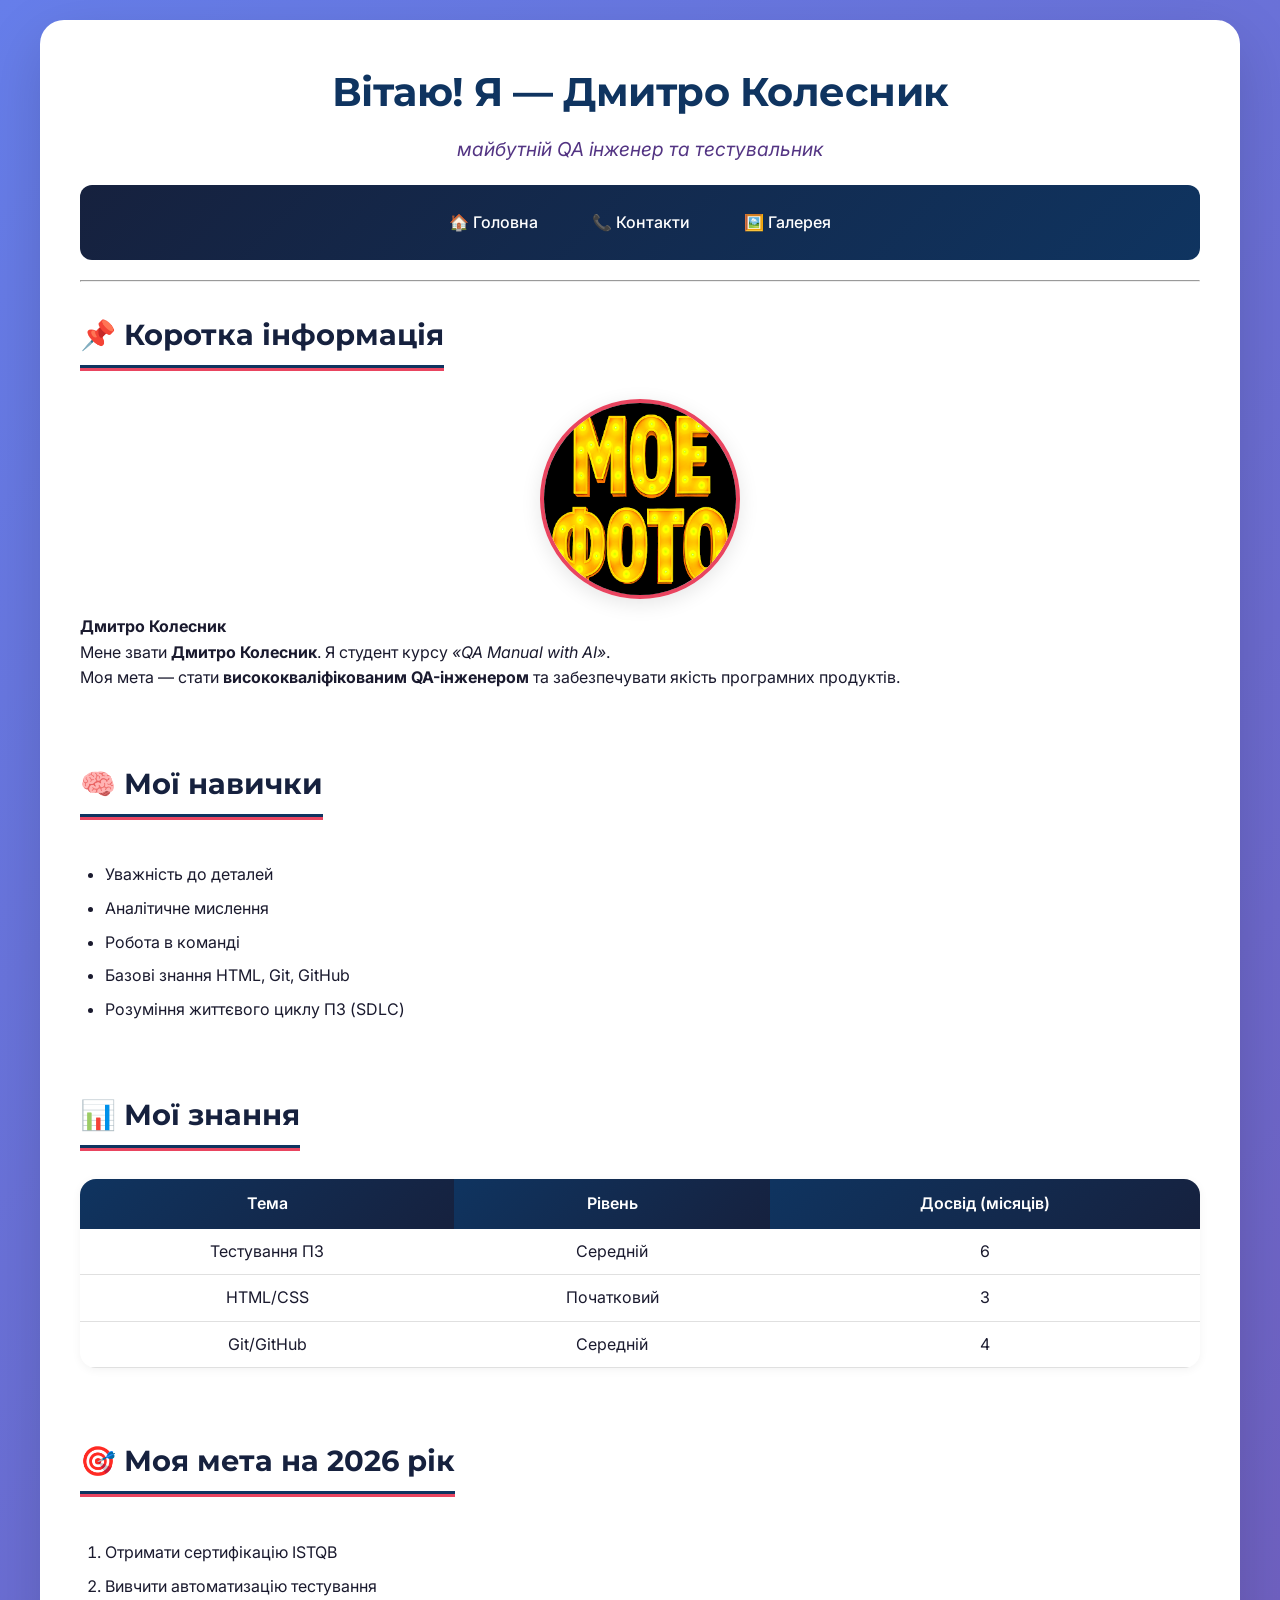
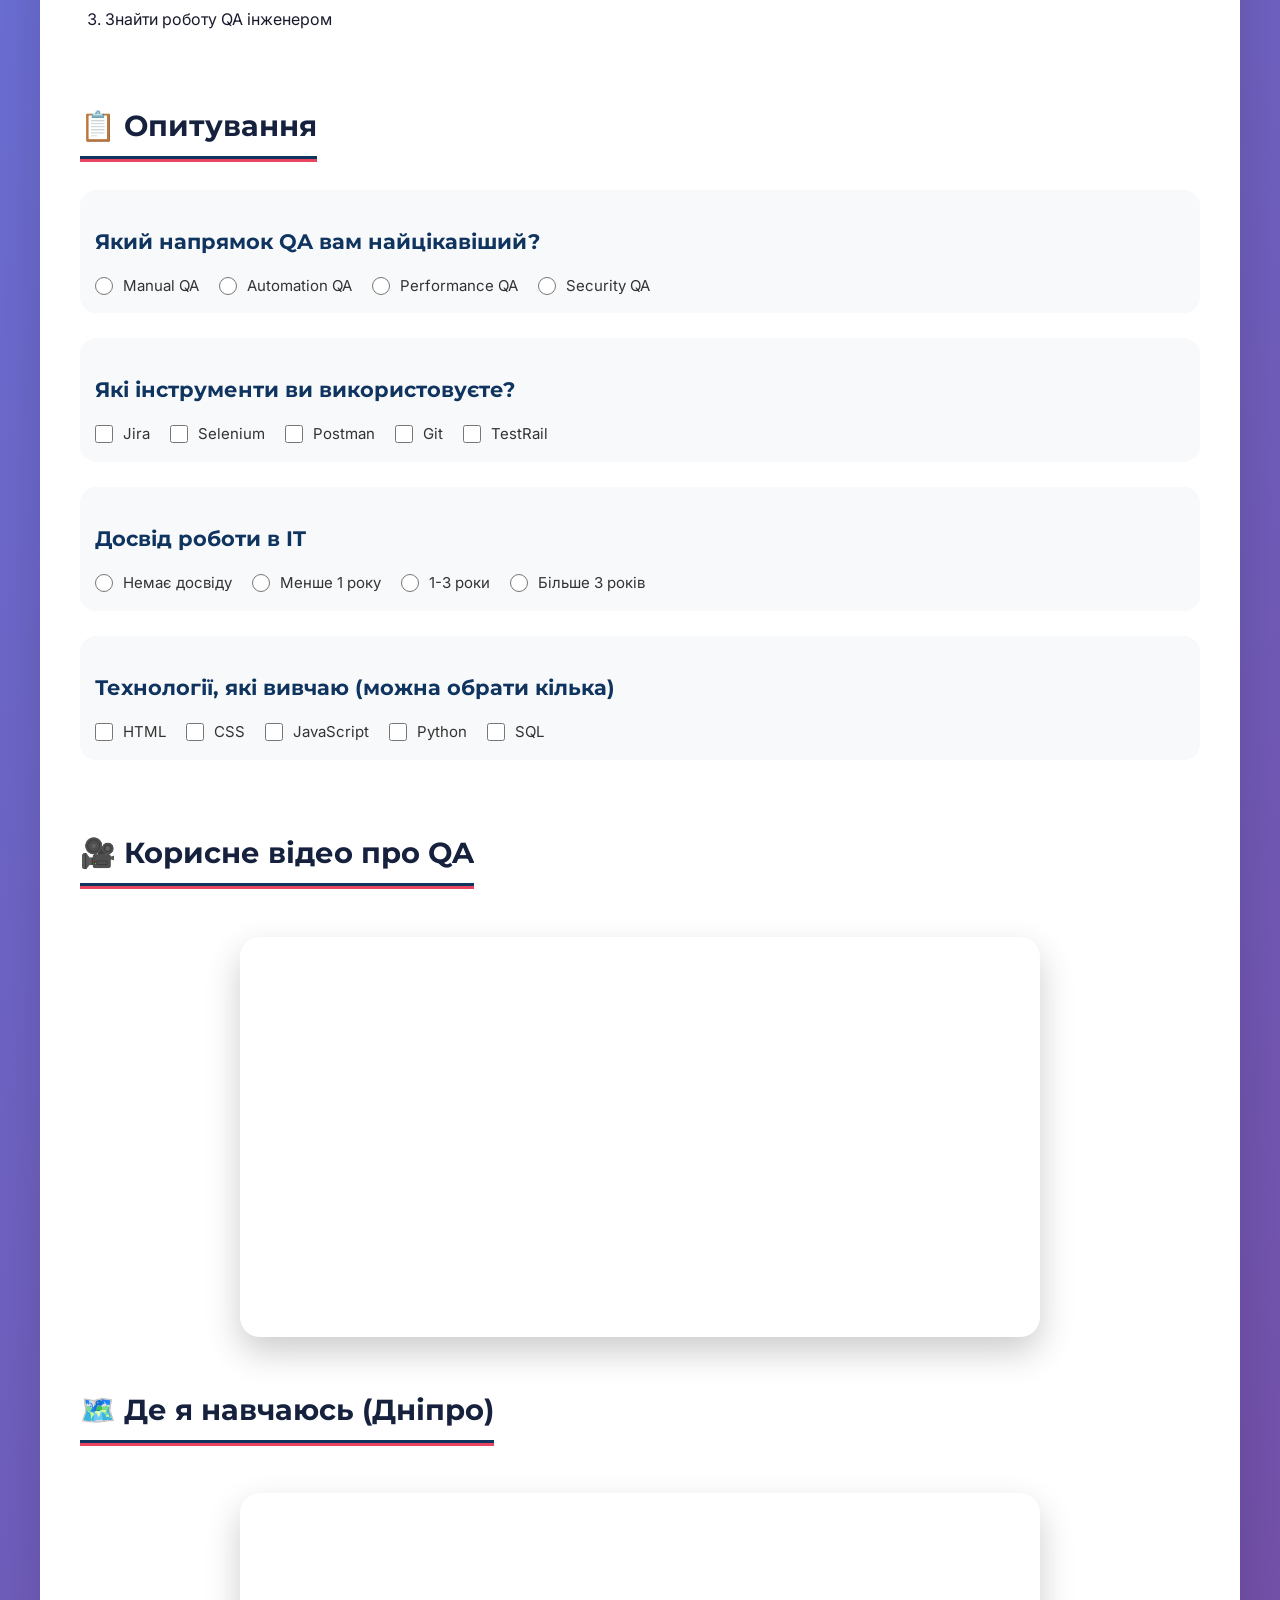
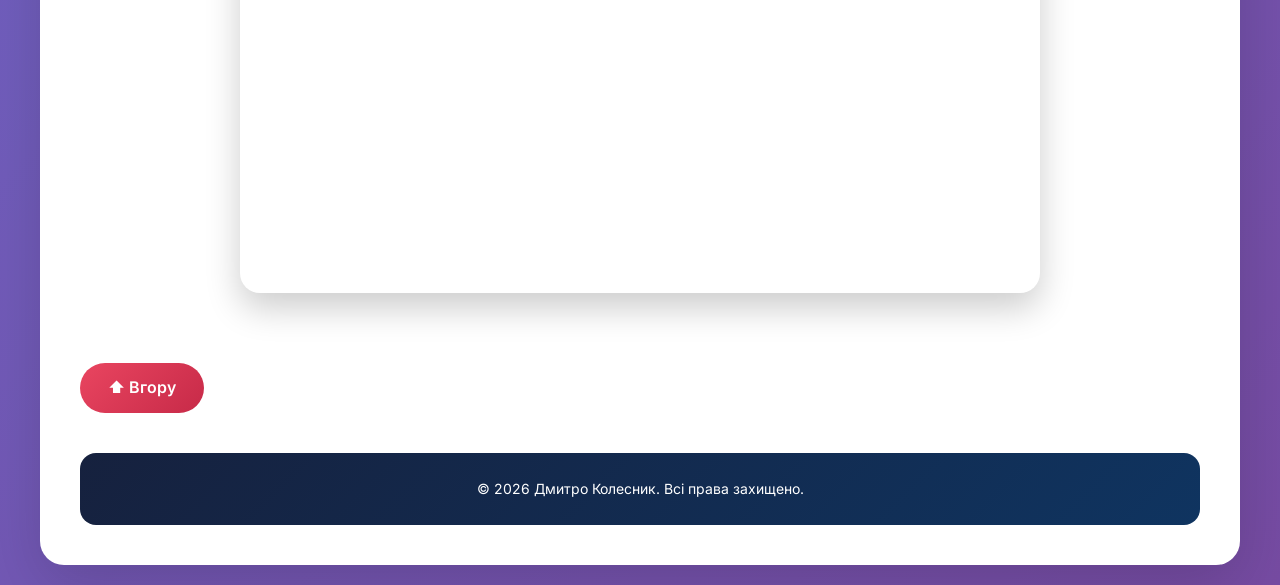
<file: index.html>
<!DOCTYPE html>
<html lang="uk">
<head>
    <meta charset="UTF-8">
    <title>Про мене - Дмитро Колесник</title>
    <link rel="stylesheet" href="styles.css">
</head>
<body>

<!-- АНІМАЦІЯ ПРИВІТАННЯ ПЕРЕД ЗАВАНТАЖЕННЯМ -->
<div class="preloader" id="preloader">
    <div class="welcome-card">
        <div class="emoji">🚀</div>
        <h2>Дмитро Колесник</h2>
        <p>вітає тебе!</p>
        <div class="emoji">🎉✨💻</div>
    </div>
</div>

<div class="container" id="top-container">
    <h1>Вітаю! Я — Дмитро Колесник</h1>
    <p class="subtitle"><em>майбутній QA інженер та тестувальник</em></p>

    <div class="nav-menu" id="main-nav">
        <a href="index.html" class="nav-link">🏠 Головна</a>
        <a href="pages/contact.html" class="nav-link">📞 Контакти</a>
        <a href="pages/gallery.html" class="nav-link">🖼️ Галерея</a>
    </div>

    <hr>

    <div class="section" id="info-section">
        <h2>📌 Коротка інформація</h2>
        <div class="profile-wrapper">
            <img src="photo/my-photo.jpg" alt="Моє фото" class="profile-img" id="main-photo">
            <p class="profile-name"><strong>Дмитро Колесник</strong></p>
        </div>
        <p id="bio-text">Мене звати <strong>Дмитро Колесник</strong>. Я студент курсу <em>«QA Manual with AI»</em>.</p>
        <p id="goal-text">Моя мета — стати <strong>висококваліфікованим QA-інженером</strong> та забезпечувати якість програмних продуктів.</p>
    </div>

    <div class="section" id="skills-section">
        <h2>🧠 Мої навички</h2>
        <ul id="skills-list" class="skills-list">
            <li class="skill-item">Уважність до деталей</li>
            <li class="skill-item">Аналітичне мислення</li>
            <li class="skill-item">Робота в команді</li>
            <li class="skill-item">Базові знання HTML, Git, GitHub</li>
            <li class="skill-item">Розуміння життєвого циклу ПЗ (SDLC)</li>
        </ul>
    </div>

    <div class="section" id="knowledge-section">
        <h2>📊 Мої знання</h2>
        <table class="skills-table" id="knowledge-table">
            <thead>
                <tr>
                    <th>Тема</th>
                    <th>Рівень</th>
                    <th>Досвід (місяців)</th>
                </tr>
            </thead>
            <tbody>
                <tr class="table-row">
                    <td>Тестування ПЗ</td>
                    <td>Середній</td>
                    <td>6</td>
                </tr>
                <tr class="table-row">
                    <td>HTML/CSS</td>
                    <td>Початковий</td>
                    <td>3</td>
                </tr>
                <tr class="table-row">
                    <td>Git/GitHub</td>
                    <td>Середній</td>
                    <td>4</td>
                </tr>
            </tbody>
        </table>
    </div>

    <div class="section" id="goals-section">
        <h2>🎯 Моя мета на 2026 рік</h2>
        <ol id="goals-list" class="goals-list">
            <li class="goal-item">Отримати сертифікацію ISTQB</li>
            <li class="goal-item">Вивчити автоматизацію тестування</li>
            <li class="goal-item">Знайти роботу QA інженером</li>
        </ol>
    </div>

    <div class="section" id="survey-section">
        <h2>📋 Опитування</h2>

        <div class="form-group" id="qa-direction-group">
            <h3>Який напрямок QA вам найцікавіший?</h3>
            <div class="radio-group">
                <input type="radio" name="qa_direction" value="manual" id="dir-manual"> <label for="dir-manual">Manual QA</label><br>
                <input type="radio" name="qa_direction" value="automation" id="dir-auto"> <label for="dir-auto">Automation QA</label><br>
                <input type="radio" name="qa_direction" value="performance" id="dir-perf"> <label for="dir-perf">Performance QA</label><br>
                <input type="radio" name="qa_direction" value="security" id="dir-sec"> <label for="dir-sec">Security QA</label>
            </div>
        </div>

        <div class="form-group" id="tools-group">
            <h3>Які інструменти ви використовуєте?</h3>
            <div class="checkbox-group">
                <input type="checkbox" name="tools" value="jira" id="tool-jira"> <label for="tool-jira">Jira</label><br>
                <input type="checkbox" name="tools" value="selenium" id="tool-selenium"> <label for="tool-selenium">Selenium</label><br>
                <input type="checkbox" name="tools" value="postman" id="tool-postman"> <label for="tool-postman">Postman</label><br>
                <input type="checkbox" name="tools" value="git" id="tool-git"> <label for="tool-git">Git</label><br>
                <input type="checkbox" name="tools" value="testrail" id="tool-testrail"> <label for="tool-testrail">TestRail</label>
            </div>
        </div>

        <div class="form-group" id="experience-group">
            <h3>Досвід роботи в IT</h3>
            <div class="radio-group">
                <input type="radio" name="experience" value="0" id="exp-0"> <label for="exp-0">Немає досвіду</label><br>
                <input type="radio" name="experience" value="1" id="exp-1"> <label for="exp-1">Менше 1 року</label><br>
                <input type="radio" name="experience" value="1-3" id="exp-1-3"> <label for="exp-1-3">1-3 роки</label><br>
                <input type="radio" name="experience" value="3+" id="exp-3"> <label for="exp-3">Більше 3 років</label>
            </div>
        </div>

        <div class="form-group" id="studying-group">
            <h3>Технології, які вивчаю (можна обрати кілька)</h3>
            <div class="checkbox-group">
                <input type="checkbox" name="studying" value="html" id="study-html"> <label for="study-html">HTML</label><br>
                <input type="checkbox" name="studying" value="css" id="study-css"> <label for="study-css">CSS</label><br>
                <input type="checkbox" name="studying" value="javascript" id="study-js"> <label for="study-js">JavaScript</label><br>
                <input type="checkbox" name="studying" value="python" id="study-python"> <label for="study-python">Python</label><br>
                <input type="checkbox" name="studying" value="sql" id="study-sql"> <label for="study-sql">SQL</label>
            </div>
        </div>
    </div>

    <div class="section" id="media-section">
        <h2>🎥 Корисне відео про QA</h2>
        <div class="video-wrapper">
            <iframe src="https://www.youtube.com/embed/dQw4w9WgXcQ" title="YouTube video" allow="accelerometer; autoplay; clipboard-write; encrypted-media; gyroscope; picture-in-picture" allowfullscreen></iframe>
        </div>

        <h2>🗺️ Де я навчаюсь (Дніпро)</h2>
        <div class="map-wrapper">
            <iframe src="https://www.google.com/maps/embed?pb=!1m18!1m12!1m3!1d21170.80326709746!2d34.97348633906228!3d48.462208991289556!2m3!1f0!2f0!3f0!3m2!1i1024!2i768!4f13.1!3m3!1m2!1s0x40dbe303fd048d1d%3A0x7e1c0cc82ccd77f1!2z0JTQvdGW0L_RgNC-0L8sINCU0L3RltC_0YDQvtC_0LXRgtGA0L7QstGB0YzQutCwINC-0LHQu9Cw0YHRgtGMLCDQo9C60YDQsNGX0L3QsA!5e0!3m2!1suk!2sua!4v1710000000000!5m2!1suk!2sua" title="Карта Дніпра" allowfullscreen="" loading="lazy" referrerpolicy="no-referrer-when-downgrade"></iframe>
        </div>
    </div>

    <a href="#top-container" class="btn-up" id="up-button">⬆️ Вгору</a>

    <div class="footer" id="main-footer">
        <p>© 2026 Дмитро Колесник. Всі права захищено.</p>
    </div>
</div>

<script>
    // Автоматичне приховування прелоадера (на всяк випадок)
    setTimeout(function() {
        var preloader = document.getElementById('preloader');
        if (preloader) {
            preloader.style.display = 'none';
        }
    }, 3600);
</script>

</body>
</html>
</file>
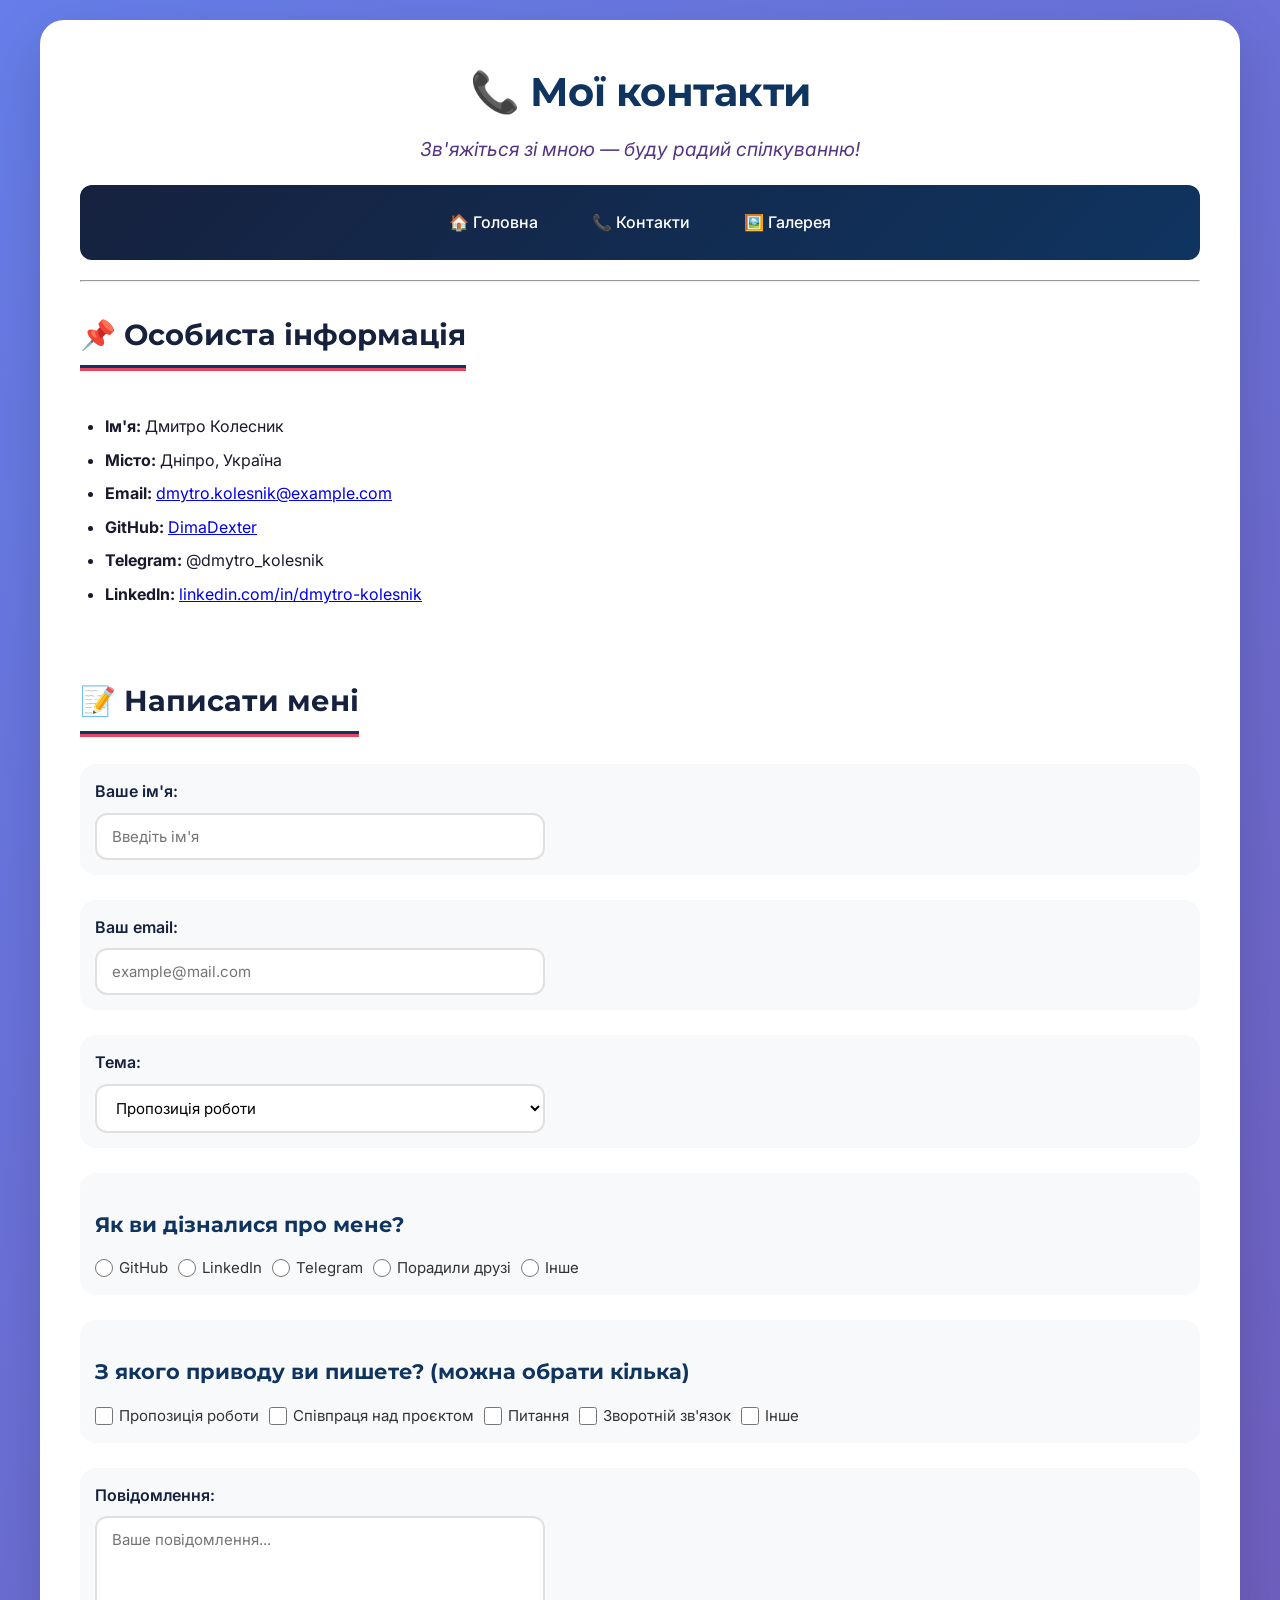
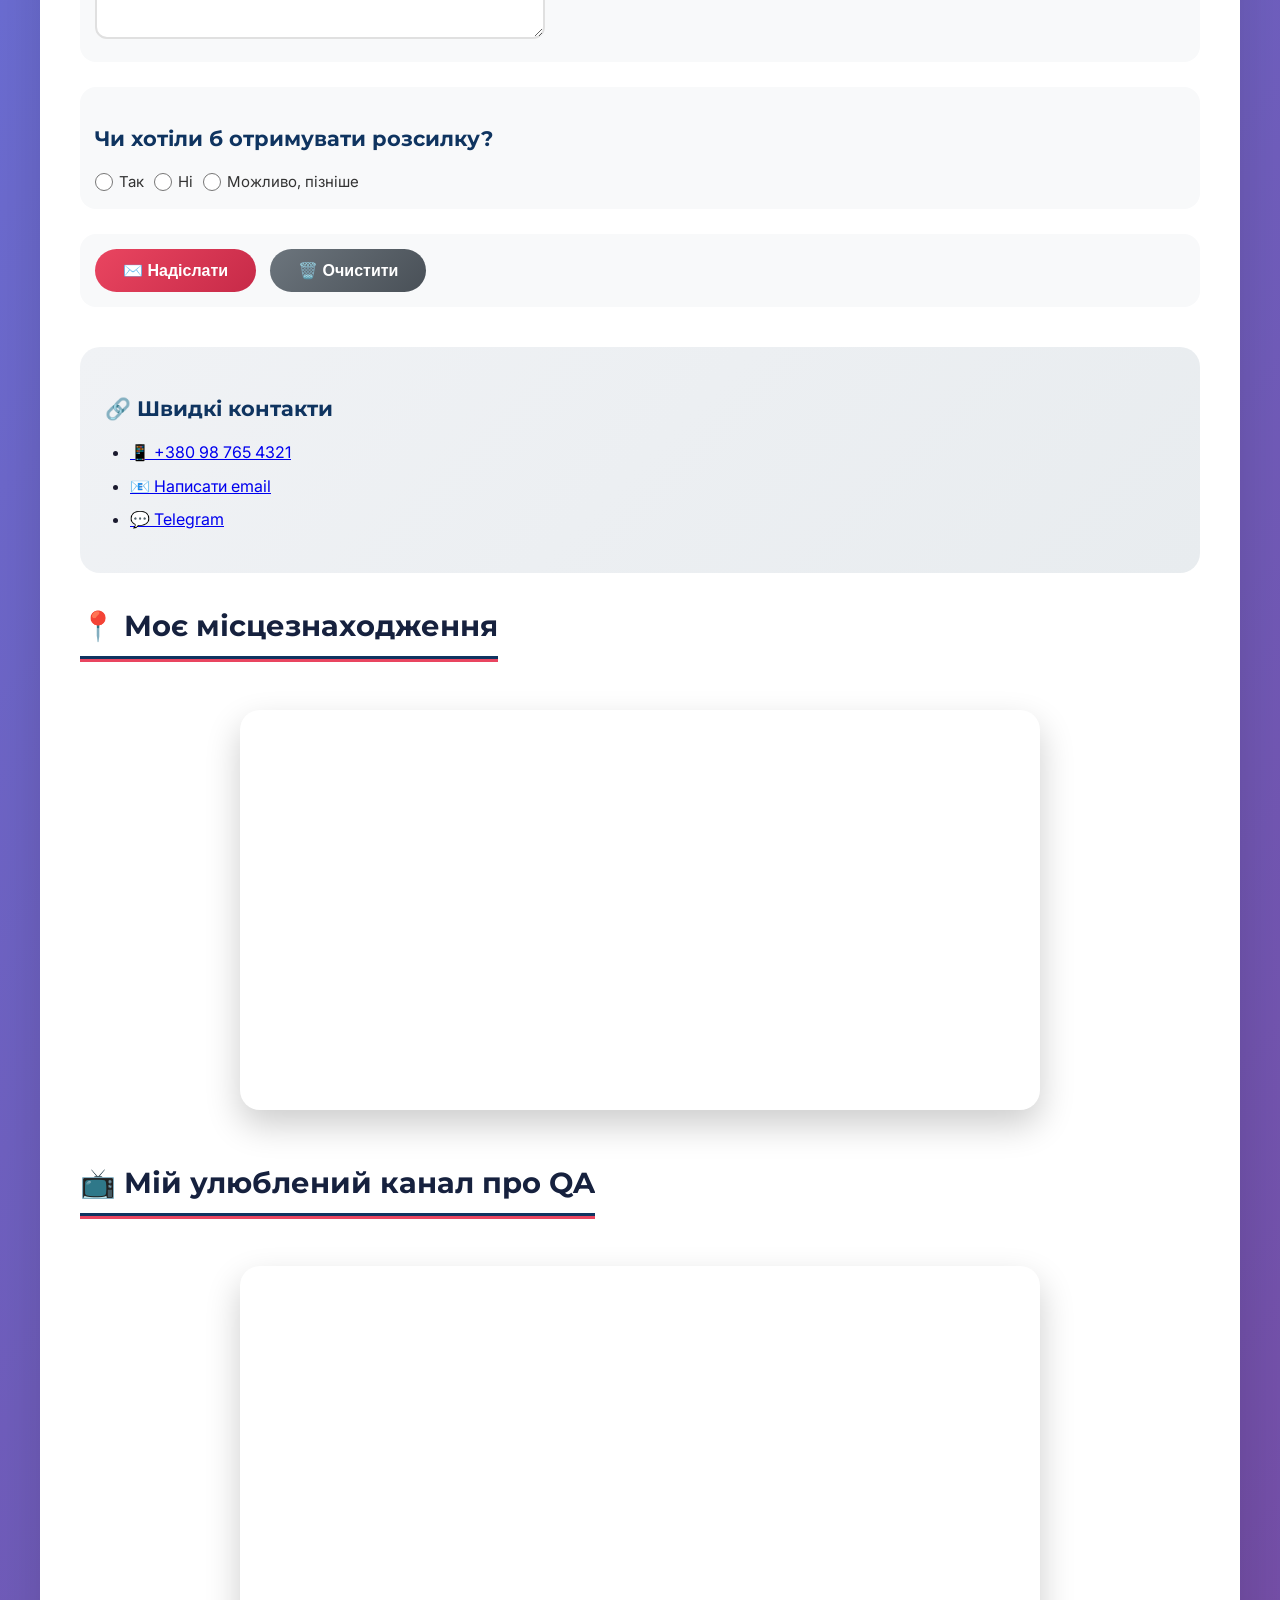
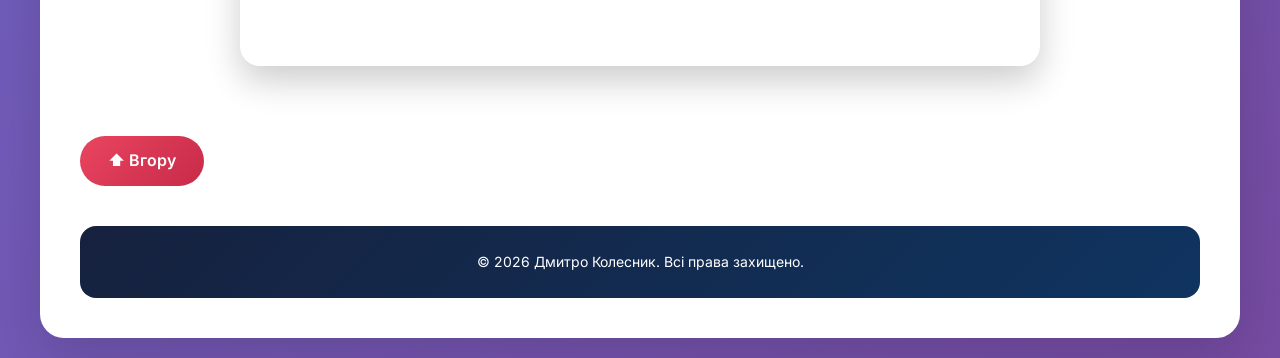
<file: pages/contact.html>
<!DOCTYPE html>
<html lang="uk">
<head>
    <meta charset="UTF-8">
    <title>Контакти - Дмитро Колесник</title>
    <link rel="stylesheet" href="../styles.css">
</head>
<body>

<div class="preloader" id="preloader">
    <div class="welcome-card">
        <div class="emoji">📞</div>
        <h2>Дмитро Колесник</h2>
        <p>зв'яжись зі мною!</p>
        <div class="emoji">💬✨📱</div>
    </div>
</div>

<div class="container" id="contact-container">
    <h1>📞 Мої контакти</h1>
    <p class="subtitle"><em>Зв'яжіться зі мною — буду радий спілкуванню!</em></p>

    <div class="nav-menu" id="contact-nav">
        <a href="../index.html" class="nav-link">🏠 Головна</a>
        <a href="contact.html" class="nav-link">📞 Контакти</a>
        <a href="gallery.html" class="nav-link">🖼️ Галерея</a>
    </div>

    <hr>

    <div class="section" id="personal-info-section">
        <h2>📌 Особиста інформація</h2>
        <ul id="personal-info" class="personal-list">
            <li><strong>Ім'я:</strong> Дмитро Колесник</li>
            <li><strong>Місто:</strong> Дніпро, Україна</li>
            <li><strong>Email:</strong> <a href="mailto:dmytro.kolesnik@example.com">dmytro.kolesnik@example.com</a></li>
            <li><strong>GitHub:</strong> <a href="https://github.com/DimaDexter" target="_blank">DimaDexter</a></li>
            <li><strong>Telegram:</strong> @dmytro_kolesnik</li>
            <li><strong>LinkedIn:</strong> <a href="#">linkedin.com/in/dmytro-kolesnik</a></li>
        </ul>
    </div>

    <div class="section" id="contact-form-section">
        <h2>📝 Написати мені</h2>
        <form method="get" id="main-form">
            <div class="form-group">
                <label for="name">Ваше ім'я:</label>
                <input type="text" name="name" id="name" placeholder="Введіть ім'я" required>
            </div>
            <div class="form-group">
                <label for="email">Ваш email:</label>
                <input type="email" name="email" id="email" placeholder="example@mail.com" required>
            </div>
            <div class="form-group">
                <label for="topic">Тема:</label>
                <select name="topic" id="topic">
                    <option value="job">Пропозиція роботи</option>
                    <option value="project">Співпраця над проєктом</option>
                    <option value="question">Питання</option>
                    <option value="other">Інше</option>
                </select>
            </div>

            <div class="form-group" id="how-know-group">
                <h3>Як ви дізналися про мене?</h3>
                <div class="radio-group">
                    <div><input type="radio" name="how_know" value="github" id="how-github"> <label for="how-github">GitHub</label></div>
                    <div><input type="radio" name="how_know" value="linkedin" id="how-linkedin"> <label for="how-linkedin">LinkedIn</label></div>
                    <div><input type="radio" name="how_know" value="telegram" id="how-telegram"> <label for="how-telegram">Telegram</label></div>
                    <div><input type="radio" name="how_know" value="friend" id="how-friend"> <label for="how-friend">Порадили друзі</label></div>
                    <div><input type="radio" name="how_know" value="other" id="how-other"> <label for="how-other">Інше</label></div>
                </div>
            </div>

            <div class="form-group" id="reason-group">
                <h3>З якого приводу ви пишете? (можна обрати кілька)</h3>
                <div class="checkbox-group">
                    <div><input type="checkbox" name="reason" value="job" id="reason-job"> <label for="reason-job">Пропозиція роботи</label></div>
                    <div><input type="checkbox" name="reason" value="project" id="reason-project"> <label for="reason-project">Співпраця над проєктом</label></div>
                    <div><input type="checkbox" name="reason" value="question" id="reason-question"> <label for="reason-question">Питання</label></div>
                    <div><input type="checkbox" name="reason" value="feedback" id="reason-feedback"> <label for="reason-feedback">Зворотній зв'язок</label></div>
                    <div><input type="checkbox" name="reason" value="other" id="reason-other"> <label for="reason-other">Інше</label></div>
                </div>
            </div>

            <div class="form-group">
                <label for="message">Повідомлення:</label>
                <textarea name="message" id="message" rows="5" cols="35" placeholder="Ваше повідомлення..."></textarea>
            </div>

            <div class="form-group" id="newsletter-group">
                <h3>Чи хотіли б отримувати розсилку?</h3>
                <div class="radio-group">
                    <div><input type="radio" name="newsletter" value="yes" id="news-yes"> <label for="news-yes">Так</label></div>
                    <div><input type="radio" name="newsletter" value="no" id="news-no"> <label for="news-no">Ні</label></div>
                    <div><input type="radio" name="newsletter" value="later" id="news-later"> <label for="news-later">Можливо, пізніше</label></div>
                </div>
            </div>

            <div class="form-group">
                <button type="submit" id="submit-btn">✉️ Надіслати</button>
                <button type="reset" id="reset-btn">🗑️ Очистити</button>
            </div>
        </form>
    </div>

    <div class="sidebar" id="quick-contacts-sidebar">
        <h3>🔗 Швидкі контакти</h3>
        <ul id="quick-contacts" class="quick-list">
            <li><a href="tel:+380987654321">📱 +380 98 765 4321</a></li>
            <li><a href="mailto:dmytro.kolesnik@example.com">📧 Написати email</a></li>
            <li><a href="https://t.me/dmytro_kolesnik" target="_blank">💬 Telegram</a></li>
        </ul>
    </div>

    <div class="section" id="location-section">
        <h2>📍 Моє місцезнаходження</h2>
        <div class="map-wrapper">
            <iframe src="https://www.google.com/maps/embed?pb=!1m18!1m12!1m3!1d21170.80326709746!2d34.97348633906228!3d48.462208991289556!2m3!1f0!2f0!3f0!3m2!1i1024!2i768!4f13.1!3m3!1m2!1s0x40dbe303fd048d1d%3A0x7e1c0cc82ccd77f1!2z0JTQvdGW0L_RgNC-0L8sINCU0L3RltC_0YDQvtC_0LXRgtGA0L7QstGB0YzQutCwINC-0LHQu9Cw0YHRgtGMLCDQo9C60YDQsNGX0L3QsA!5e0!3m2!1suk!2sua!4v1710000000000!5m2!1suk!2sua" title="Карта Дніпра" allowfullscreen="" loading="lazy" referrerpolicy="no-referrer-when-downgrade"></iframe>
        </div>

        <h2>📺 Мій улюблений канал про QA</h2>
        <div class="video-wrapper">
            <iframe src="https://www.youtube.com/embed/dQw4w9WgXcQ" title="QA YouTube канал" allow="accelerometer; autoplay; clipboard-write; encrypted-media; gyroscope; picture-in-picture" allowfullscreen></iframe>
        </div>
    </div>

    <a href="#contact-container" class="btn-up" id="up-button">⬆️ Вгору</a>

    <div class="footer" id="contact-footer">
        <p>© 2026 Дмитро Колесник. Всі права захищено.</p>
    </div>
</div>

<script>
    setTimeout(function() {
        var preloader = document.getElementById('preloader');
        if (preloader) {
            preloader.style.display = 'none';
        }
    }, 3600);
</script>

</body>
</html>
</file>
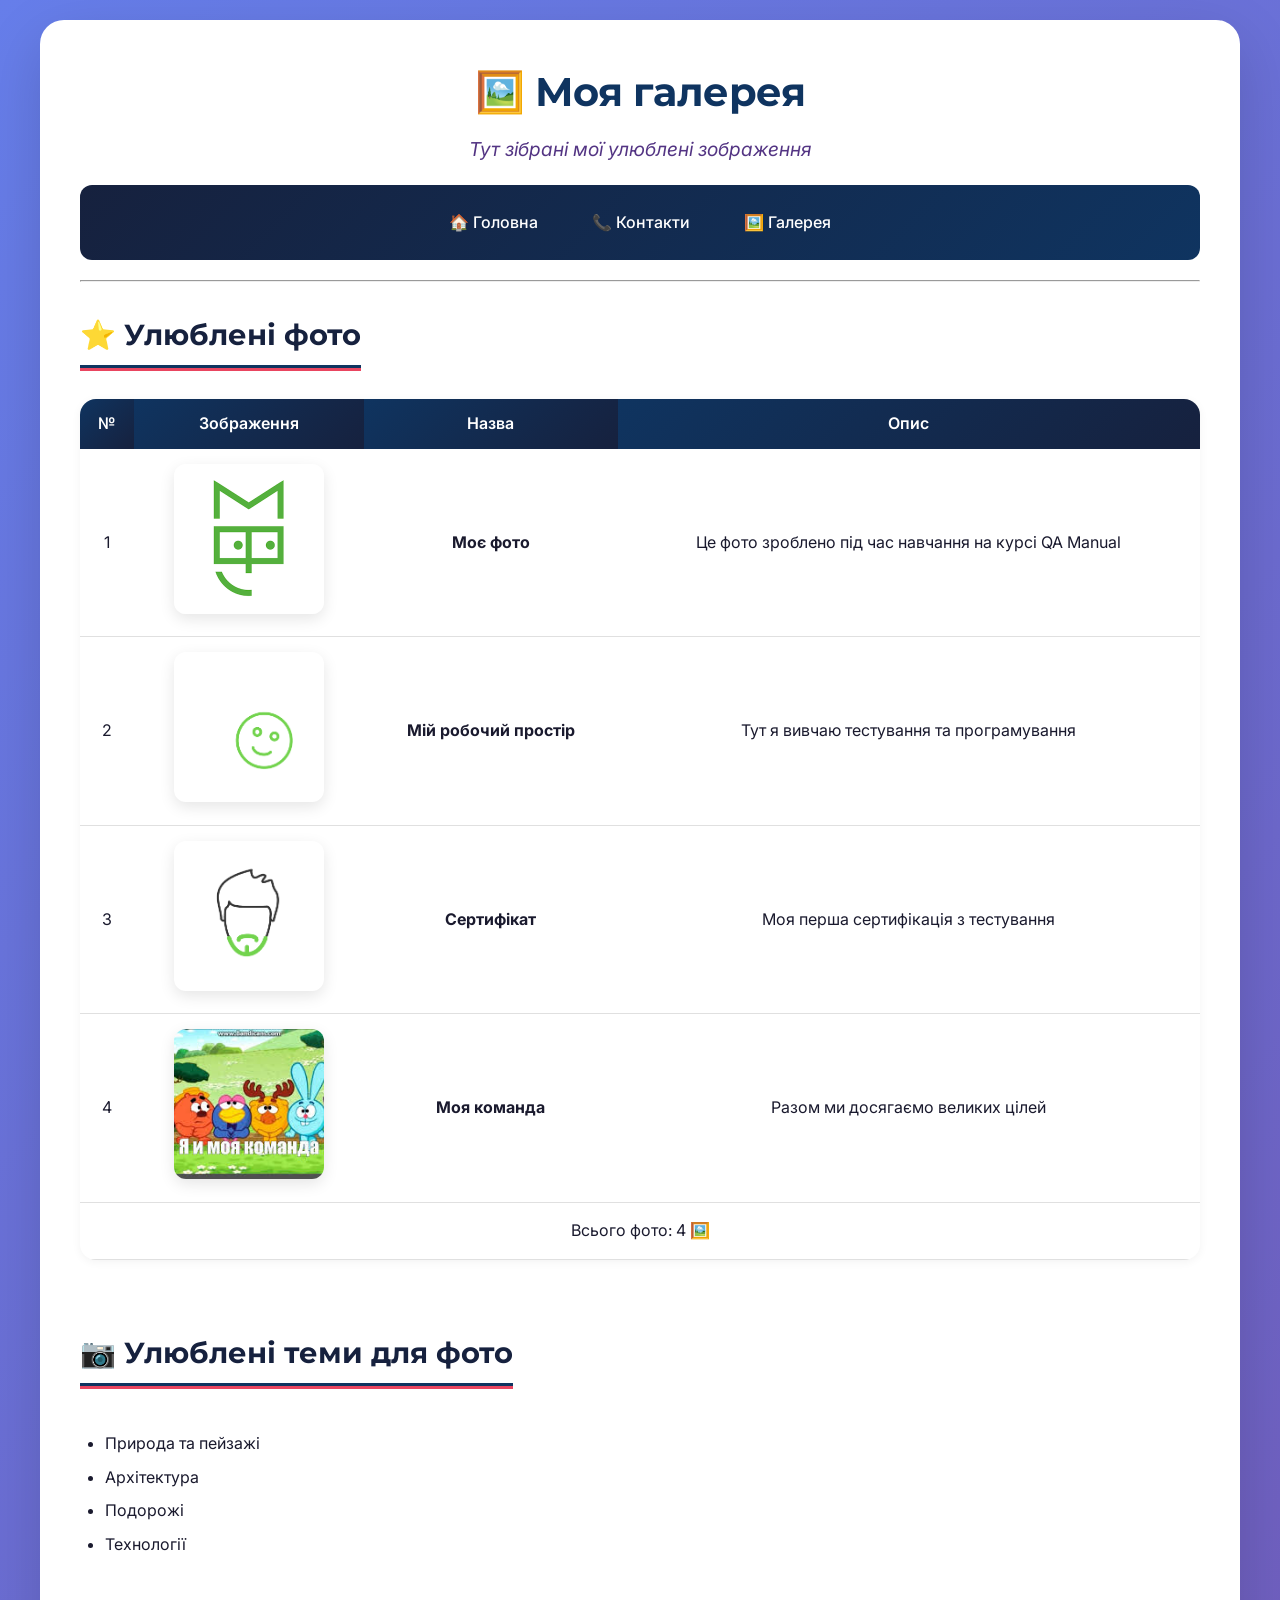
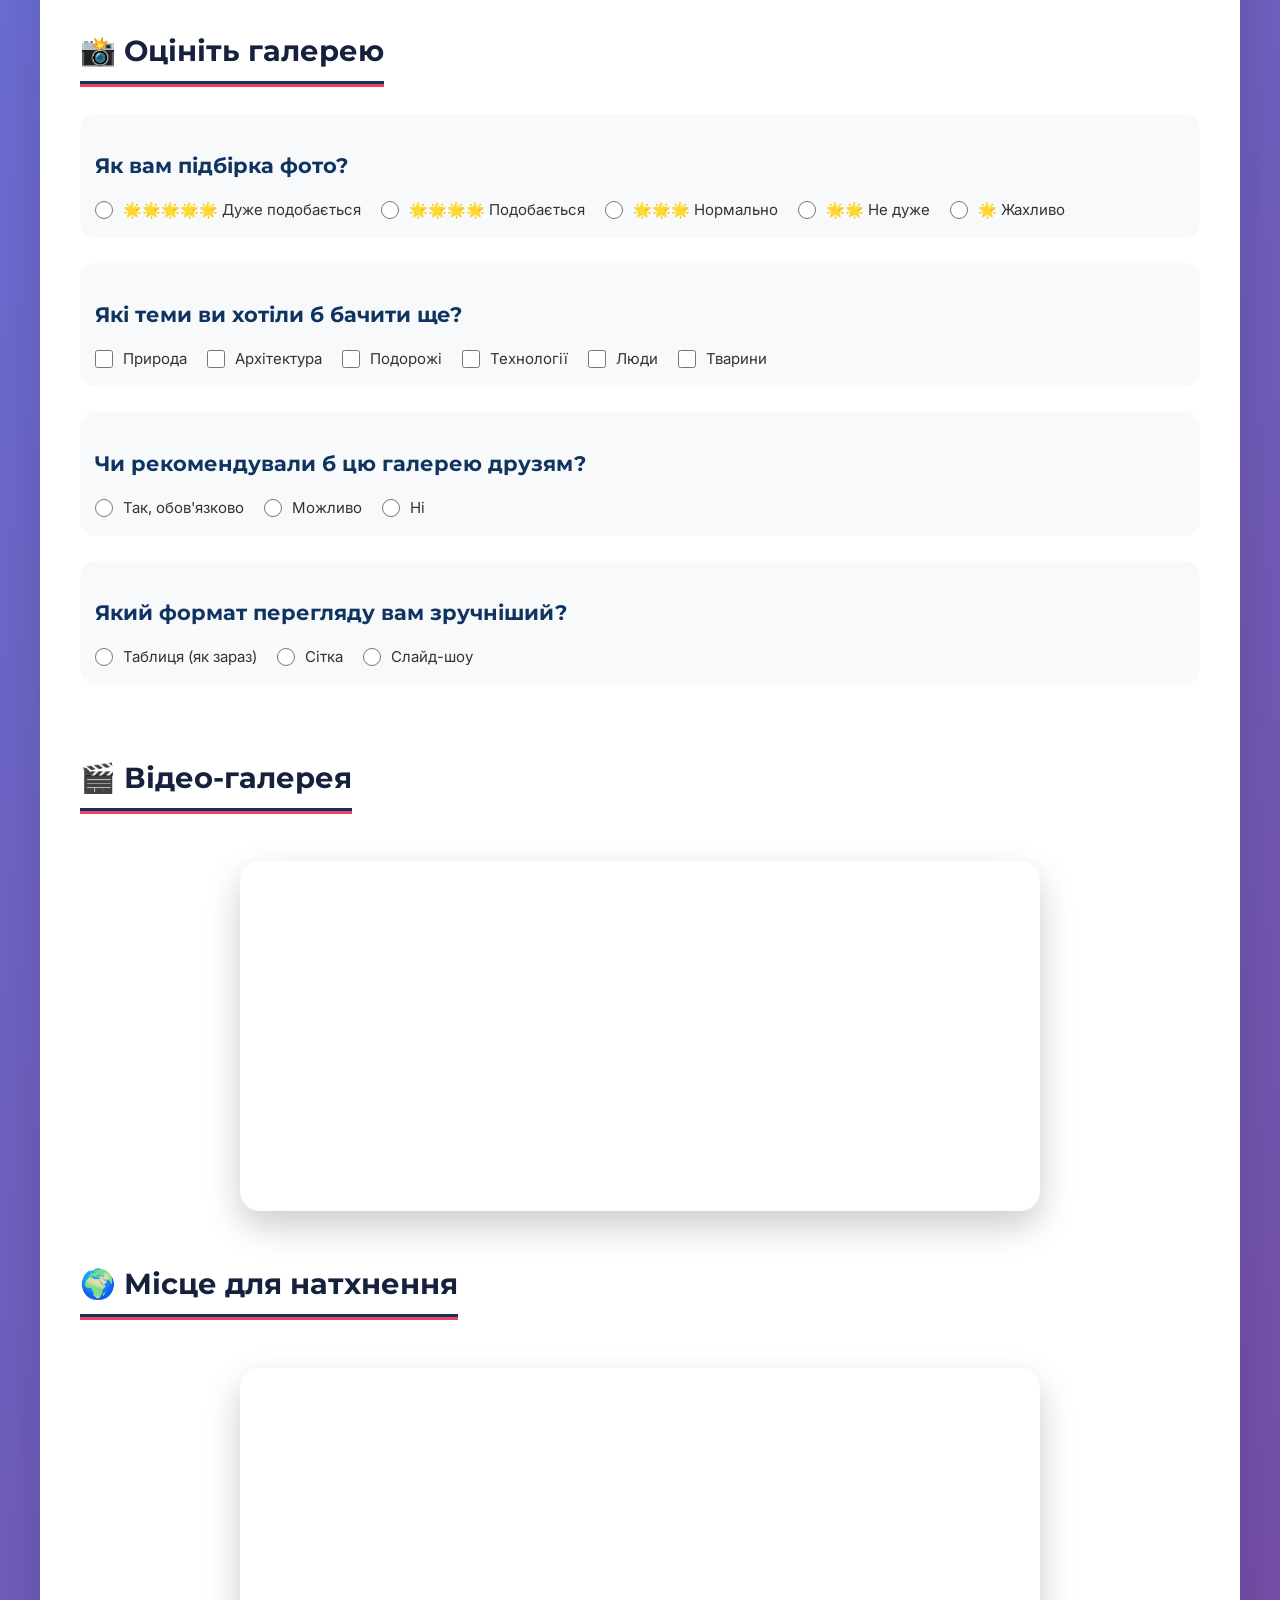
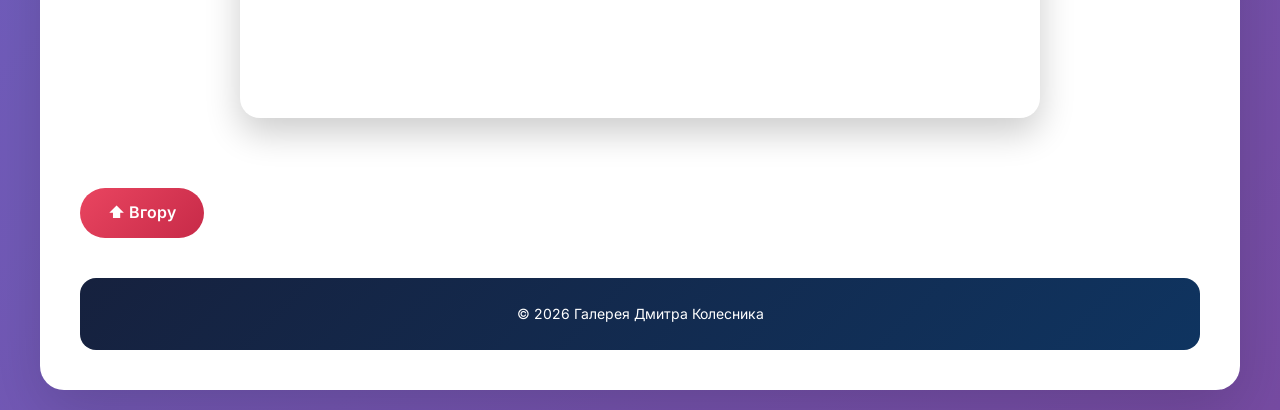
<file: pages/gallery.html>
<!DOCTYPE html>
<html lang="uk">
<head>
    <meta charset="UTF-8">
    <title>Галерея - Дмитро Колесник</title>
    <link rel="stylesheet" href="../styles.css">
</head>
<body>

<div class="preloader" id="preloader">
    <div class="welcome-card">
        <div class="emoji">🖼️</div>
        <h2>Дмитро Колесник</h2>
        <p>запрошує в галерею!</p>
        <div class="emoji">🎨✨📸</div>
    </div>
</div>

<div class="container" id="gallery-container">
    <h1>🖼️ Моя галерея</h1>
    <p class="subtitle"><em>Тут зібрані мої улюблені зображення</em></p>

    <div class="nav-menu" id="gallery-nav">
        <a href="../index.html" class="nav-link">🏠 Головна</a>
        <a href="contact.html" class="nav-link">📞 Контакти</a>
        <a href="gallery.html" class="nav-link">🖼️ Галерея</a>
    </div>

    <hr>

    <div class="section" id="gallery-section">
        <h2>⭐ Улюблені фото</h2>

        <table class="gallery-table" id="photos-table">
            <thead>
                <tr>
                    <th>№</th>
                    <th>Зображення</th>
                    <th>Назва</th>
                    <th>Опис</th>
                </tr>
            </thead>
            <tbody>
                <tr id="photo1" class="photo-row">
                    <td align="center">1</td>
                    <td align="center"><img src="../photo/image1.jpg" alt="Фото 1" class="gallery-img"></td>
                    <td><strong>Моє фото</strong></td>
                    <td>Це фото зроблено під час навчання на курсі QA Manual</td>
                </tr>
                <tr id="photo2" class="photo-row">
                    <td align="center">2</td>
                    <td align="center"><img src="../photo/image2.jpg" alt="Фото 2" class="gallery-img"></td>
                    <td><strong>Мій робочий простір</strong></td>
                    <td>Тут я вивчаю тестування та програмування</td>
                </tr>
                <tr id="photo3" class="photo-row">
                    <td align="center">3</td>
                    <td align="center"><img src="../photo/image3.jpg" alt="Фото 3" class="gallery-img"></td>
                    <td><strong>Сертифікат</strong></td>
                    <td>Моя перша сертифікація з тестування</td>
                </tr>
                <tr id="photo4" class="photo-row">
                    <td align="center">4</td>
                    <td align="center"><img src="../photo/my-team.jpg" alt="Фото 4" class="gallery-img"></td>
                    <td><strong>Моя команда</strong></td>
                    <td>Разом ми досягаємо великих цілей</td>
                </tr>
            </tbody>
            <tfoot>
                <tr class="table-footer">
                    <td colspan="4" align="center">Всього фото: 4 🖼️</td>
                </tr>
            </tfoot>
        </table>
    </div>

    <div class="section" id="themes-section">
        <h2>📷 Улюблені теми для фото</h2>
        <ul id="favorite-themes" class="themes-list">
            <li class="theme-item">Природа та пейзажі</li>
            <li class="theme-item">Архітектура</li>
            <li class="theme-item">Подорожі</li>
            <li class="theme-item">Технології</li>
        </ul>
    </div>

    <div class="section" id="rating-section">
        <h2>📸 Оцініть галерею</h2>

        <div class="form-group" id="rating-group">
            <h3>Як вам підбірка фото?</h3>
            <div class="radio-group">
                <input type="radio" name="rating" value="5" id="rate-5"> <label for="rate-5">🌟🌟🌟🌟🌟 Дуже подобається</label><br>
                <input type="radio" name="rating" value="4" id="rate-4"> <label for="rate-4">🌟🌟🌟🌟 Подобається</label><br>
                <input type="radio" name="rating" value="3" id="rate-3"> <label for="rate-3">🌟🌟🌟 Нормально</label><br>
                <input type="radio" name="rating" value="2" id="rate-2"> <label for="rate-2">🌟🌟 Не дуже</label><br>
                <input type="radio" name="rating" value="1" id="rate-1"> <label for="rate-1">🌟 Жахливо</label>
            </div>
        </div>

        <div class="form-group" id="more-themes-group">
            <h3>Які теми ви хотіли б бачити ще?</h3>
            <div class="checkbox-group">
                <input type="checkbox" name="more_themes" value="nature" id="theme-nature"> <label for="theme-nature">Природа</label><br>
                <input type="checkbox" name="more_themes" value="architecture" id="theme-architecture"> <label for="theme-architecture">Архітектура</label><br>
                <input type="checkbox" name="more_themes" value="travel" id="theme-travel"> <label for="theme-travel">Подорожі</label><br>
                <input type="checkbox" name="more_themes" value="technology" id="theme-technology"> <label for="theme-technology">Технології</label><br>
                <input type="checkbox" name="more_themes" value="people" id="theme-people"> <label for="theme-people">Люди</label><br>
                <input type="checkbox" name="more_themes" value="animals" id="theme-animals"> <label for="theme-animals">Тварини</label>
            </div>
        </div>

        <div class="form-group" id="recommend-group">
            <h3>Чи рекомендували б цю галерею друзям?</h3>
            <div class="radio-group">
                <input type="radio" name="recommend" value="yes" id="rec-yes"> <label for="rec-yes">Так, обов'язково</label><br>
                <input type="radio" name="recommend" value="maybe" id="rec-maybe"> <label for="rec-maybe">Можливо</label><br>
                <input type="radio" name="recommend" value="no" id="rec-no"> <label for="rec-no">Ні</label>
            </div>
        </div>

        <div class="form-group" id="format-group">
            <h3>Який формат перегляду вам зручніший?</h3>
            <div class="radio-group">
                <input type="radio" name="view_format" value="table" id="format-table"> <label for="format-table">Таблиця (як зараз)</label><br>
                <input type="radio" name="view_format" value="grid" id="format-grid"> <label for="format-grid">Сітка</label><br>
                <input type="radio" name="view_format" value="slideshow" id="format-slideshow"> <label for="format-slideshow">Слайд-шоу</label>
            </div>
        </div>
    </div>

    <div class="section" id="video-section">
        <h2>🎬 Відео-галерея</h2>
        <div class="video-wrapper">
            <iframe class="gallery-iframe" src="https://www.youtube.com/embed/dQw4w9WgXcQ" title="Відео для галереї" allow="accelerometer; autoplay; clipboard-write; encrypted-media; gyroscope; picture-in-picture" allowfullscreen></iframe>
        </div>

        <h2>🌍 Місце для натхнення</h2>
        <div class="map-wrapper">
            <iframe class="gallery-iframe" src="https://www.google.com/maps/embed?pb=!1m18!1m12!1m3!1d21170.80326709746!2d34.97348633906228!3d48.462208991289556!2m3!1f0!2f0!3f0!3m2!1i1024!2i768!4f13.1!3m3!1m2!1s0x40dbe303fd048d1d%3A0x7e1c0cc82ccd77f1!2z0JTQvdGW0L_RgNC-0L8sINCU0L3RltC_0YDQvtC_0LXRgtGA0L7QstGB0YzQutCwINC-0LHQu9Cw0YHRgtGMLCDQo9C60YDQsNGX0L3QsA!5e0!3m2!1suk!2sua!4v1710000000000!5m2!1suk!2sua" title="Карта Дніпра" allowfullscreen="" loading="lazy" referrerpolicy="no-referrer-when-downgrade"></iframe>
        </div>
    </div>

    <a href="#gallery-container" class="btn-up" id="up-button">⬆️ Вгору</a>

    <div class="footer" id="gallery-footer">
        <p>© 2026 Галерея Дмитра Колесника</p>
    </div>
</div>

<script>
    setTimeout(function() {
        var preloader = document.getElementById('preloader');
        if (preloader) {
            preloader.style.display = 'none';
        }
    }, 3600);
</script>

</body>
</html>
</file>
<file: styles.css>
/* Підключення шрифтів Google Fonts */
@import url('https://fonts.googleapis.com/css2?family=Inter:opsz,wght@14..32,300;14..32,400;14..32,600;14..32,700&family=Montserrat:wght@400;500;600;700&family=Poppins:wght@300;400;500;600;700&display=swap');

/* ========== Глобальні стилі ========== */
* {
    margin: 0;
    padding: 0;
    box-sizing: border-box;
}

body {
    font-family: 'Inter', sans-serif;
    font-size: 16px;
    line-height: 1.6;
    color: #1a1a2e;
    background: linear-gradient(135deg, #667eea 0%, #764ba2 100%);
    min-height: 100vh;
    padding: 20px;
}

/* ========== АНІМАЦІЯ ПРИВІТАННЯ ПЕРЕД ЗАВАНТАЖЕННЯМ ========== */
.preloader {
    position: fixed;
    top: 0;
    left: 0;
    width: 100%;
    height: 100%;
    background: linear-gradient(135deg, #0f3460 0%, #e94560 100%);
    display: flex;
    justify-content: center;
    align-items: center;
    z-index: 9999;
    animation: fadeOut 1s ease-in-out 2.5s forwards;
}

.welcome-card {
    text-align: center;
    background: rgba(255, 255, 255, 0.95);
    padding: 50px 80px;
    border-radius: 60px;
    box-shadow: 0 25px 50px rgba(0, 0, 0, 0.3);
    animation: bounceIn 0.8s cubic-bezier(0.68, -0.55, 0.265, 1.55);
}

.welcome-card h2 {
    font-family: 'Montserrat', sans-serif;
    font-size: 2.5rem;
    color: #e94560;
    margin-bottom: 20px;
    animation: pulse 1.5s infinite;
}

.welcome-card p {
    font-size: 1.8rem;
    color: #0f3460;
    font-weight: 600;
}

.welcome-card .emoji {
    font-size: 4rem;
    animation: rotate 1s ease-in-out;
}

@keyframes bounceIn {
    0% {
        opacity: 0;
        transform: scale(0.3);
    }
    50% {
        opacity: 1;
        transform: scale(1.05);
    }
    70% {
        transform: scale(0.9);
    }
    100% {
        transform: scale(1);
    }
}

@keyframes pulse {
    0%, 100% {
        transform: scale(1);
    }
    50% {
        transform: scale(1.05);
    }
}

@keyframes rotate {
    0% {
        transform: rotate(0deg);
    }
    100% {
        transform: rotate(360deg);
    }
}

@keyframes fadeOut {
    0% {
        opacity: 1;
        visibility: visible;
    }
    99% {
        opacity: 0;
        visibility: visible;
    }
    100% {
        opacity: 0;
        visibility: hidden;
    }
}

/* Контейнер для центрування контенту */
.container {
    max-width: 1200px;
    margin: 0 auto;
    background-color: #ffffff;
    border-radius: 24px;
    box-shadow: 0 20px 60px rgba(0, 0, 0, 0.15);
    overflow: hidden;
    padding: 40px;
    animation: slideUp 0.6s ease-out 2.5s both;
}

@keyframes slideUp {
    from {
        opacity: 0;
        transform: translateY(30px);
    }
    to {
        opacity: 1;
        transform: translateY(0);
    }
}

/* ========== Типографіка ========== */
h1, h2, h3, h4, .logo {
    font-family: 'Montserrat', sans-serif;
    font-weight: 700;
}

h1 {
    font-size: 2.5rem;
    color: #0f3460;
    text-align: center;
    margin-bottom: 10px;
    letter-spacing: -0.5px;
    animation: fadeInDown 0.8s ease-out;
}

@keyframes fadeInDown {
    from {
        opacity: 0;
        transform: translateY(-30px);
    }
    to {
        opacity: 1;
        transform: translateY(0);
    }
}

h1 em, .subtitle {
    font-size: 1.2rem;
    font-weight: 400;
    color: #533483;
    text-align: center;
    display: block;
    font-style: normal;
}

h2 {
    font-size: 1.8rem;
    color: #16213e;
    margin-top: 30px;
    margin-bottom: 20px;
    padding-bottom: 10px;
    border-bottom: 3px solid #e94560;
    display: inline-block;
    position: relative;
    overflow: hidden;
}

h2::after {
    content: '';
    position: absolute;
    bottom: 0;
    left: -100%;
    width: 100%;
    height: 3px;
    background: #0f3460;
    animation: slideLine 0.5s ease-out 2.8s forwards;
}

@keyframes slideLine {
    to {
        left: 0;
    }
}

h3 {
    font-size: 1.3rem;
    color: #0f3460;
    margin-top: 20px;
    margin-bottom: 15px;
}

/* ========== Навігація ========== */
.nav-menu {
    background: linear-gradient(135deg, #16213e 0%, #0f3460 100%);
    padding: 15px;
    text-align: center;
    border-radius: 12px;
    margin: 20px 0;
    animation: fadeInUp 0.6s ease-out 2.6s both;
}

@keyframes fadeInUp {
    from {
        opacity: 0;
        transform: translateY(20px);
    }
    to {
        opacity: 1;
        transform: translateY(0);
    }
}

.nav-menu a {
    color: #ffffff;
    text-decoration: none;
    font-weight: 500;
    padding: 10px 20px;
    margin: 0 5px;
    border-radius: 8px;
    transition: all 0.3s ease;
    display: inline-block;
    position: relative;
}

.nav-menu a::before {
    content: '';
    position: absolute;
    bottom: 0;
    left: 50%;
    width: 0;
    height: 2px;
    background: #e94560;
    transition: all 0.3s ease;
    transform: translateX(-50%);
}

.nav-menu a:hover::before {
    width: 80%;
}

.nav-menu a:hover {
    background-color: #e94560;
    transform: translateY(-3px) scale(1.05);
}

/* ========== Секції ========== */
.section {
    margin-bottom: 40px;
    animation: fadeScale 0.5s ease-out forwards;
    opacity: 0;
}

.section:nth-child(1) { animation-delay: 2.7s; }
.section:nth-child(2) { animation-delay: 2.8s; }
.section:nth-child(3) { animation-delay: 2.9s; }
.section:nth-child(4) { animation-delay: 3.0s; }
.section:nth-child(5) { animation-delay: 3.1s; }
.section:nth-child(6) { animation-delay: 3.2s; }

@keyframes fadeScale {
    from {
        opacity: 0;
        transform: scale(0.95);
    }
    to {
        opacity: 1;
        transform: scale(1);
    }
}

/* ========== Таблиця ========== */
.skills-table {
    width: 100%;
    border-collapse: collapse;
    background-color: #ffffff;
    border-radius: 16px;
    overflow: hidden;
    box-shadow: 0 2px 10px rgba(0, 0, 0, 0.05);
    transition: transform 0.3s;
}

.skills-table:hover {
    transform: translateY(-5px);
    box-shadow: 0 10px 30px rgba(0, 0, 0, 0.1);
}

.skills-table th {
    background: linear-gradient(135deg, #0f3460 0%, #16213e 100%);
    color: white;
    padding: 12px;
    font-weight: 600;
    text-align: center;
}

.skills-table td {
    padding: 10px;
    border-bottom: 1px solid #e0e0e0;
    text-align: center;
}

.skills-table tr {
    transition: all 0.3s;
}

.skills-table tr:hover {
    background-color: #f0f2f5;
    transform: scale(1.02);
}

/* ========== Картинки ========== */
.profile-img {
    border-radius: 50%;
    width: 200px;
    height: 200px;
    object-fit: cover;
    border: 4px solid #e94560;
    box-shadow: 0 5px 20px rgba(0, 0, 0, 0.1);
    display: block;
    margin: 0 auto 15px;
    transition: all 0.4s;
}

.profile-img:hover {
    transform: scale(1.05) rotate(5deg);
    border-color: #0f3460;
    box-shadow: 0 15px 40px rgba(0, 0, 0, 0.2);
}

/* ========== ФОРМИ - ВИПРАВЛЕНО ========== */
.form-group {
    margin-bottom: 25px;
    padding: 15px;
    background: #f8f9fa;
    border-radius: 16px;
    transition: all 0.3s;
}

.form-group:hover {
    background: #ffffff;
    box-shadow: 0 5px 20px rgba(0, 0, 0, 0.05);
}

.form-group label {
    font-weight: 600;
    color: #16213e;
    display: block;
    margin-bottom: 8px;
}

/* Стилі для радіокнопок та чекбоксів - В ОДИН РЯДОК */
.radio-group, .checkbox-group {
    display: flex;
    flex-wrap: wrap;
    gap: 10px;
    align-items: center;
    margin-top: 10px;
}

.radio-group input, .checkbox-group input {
    margin: 0;
    width: 18px;
    height: 18px;
    cursor: pointer;
}

.radio-group label, .checkbox-group label {
    display: inline-flex;
    align-items: center;
    gap: 6px;
    font-weight: normal;
    margin: 0;
    cursor: pointer;
    font-size: 15px;
    color: #333;
}

.radio-group div, .checkbox-group div {
    display: inline-flex;
    align-items: center;
    gap: 6px;
}

/* Альтернативний варіант - через display inline-block */
.radio-inline, .checkbox-inline {
    display: inline-flex;
    align-items: center;
    gap: 8px;
    margin-right: 25px;
    margin-bottom: 10px;
}

.radio-inline input, .checkbox-inline input {
    width: 18px;
    height: 18px;
    margin: 0;
    cursor: pointer;
}

.radio-inline label, .checkbox-inline label {
    margin: 0;
    cursor: pointer;
    font-weight: normal;
}

/* Поля вводу */
input[type="text"],
input[type="email"],
select,
textarea {
    width: 100%;
    max-width: 450px;
    padding: 12px 15px;
    border: 2px solid #e0e0e0;
    border-radius: 12px;
    font-family: 'Inter', sans-serif;
    font-size: 15px;
    transition: all 0.3s;
    background: white;
}

input[type="text"]:focus,
input[type="email"]:focus,
select:focus,
textarea:focus {
    outline: none;
    border-color: #e94560;
    box-shadow: 0 0 0 3px rgba(233, 69, 96, 0.2);
    transform: scale(1.01);
}

/* ========== iframe (відео та карта) ========== */
.video-wrapper, .map-wrapper {
    position: relative;
    width: 100%;
    max-width: 800px;
    margin: 20px auto;
    border-radius: 20px;
    overflow: hidden;
    box-shadow: 0 15px 35px rgba(0, 0, 0, 0.2);
    transition: all 0.4s ease;
}

.video-wrapper:hover, .map-wrapper:hover {
    transform: translateY(-10px) scale(1.02);
    box-shadow: 0 25px 50px rgba(0, 0, 0, 0.3);
}

.video-wrapper::before, .map-wrapper::before {
    content: '▶';
    position: absolute;
    top: 50%;
    left: 50%;
    transform: translate(-50%, -50%);
    width: 70px;
    height: 70px;
    background: rgba(233, 69, 96, 0.9);
    border-radius: 50%;
    display: flex;
    align-items: center;
    justify-content: center;
    color: white;
    font-size: 30px;
    opacity: 0;
    transition: all 0.3s;
    pointer-events: none;
    z-index: 2;
}

.video-wrapper:hover::before {
    opacity: 1;
    transform: translate(-50%, -50%) scale(1.1);
}

iframe {
    width: 100%;
    height: 400px;
    border: none;
    display: block;
    transition: transform 0.5s;
}

.gallery-iframe {
    height: 350px;
}

@media (max-width: 768px) {
    iframe {
        height: 250px;
    }
    .video-wrapper::before {
        width: 50px;
        height: 50px;
        font-size: 20px;
    }
}

/* ========== Кнопки ========== */
button {
    background: linear-gradient(135deg, #e94560 0%, #c72a48 100%);
    color: white;
    border: none;
    padding: 12px 28px;
    border-radius: 30px;
    font-size: 16px;
    font-weight: 600;
    cursor: pointer;
    transition: all 0.3s ease;
    margin-right: 10px;
    position: relative;
    overflow: hidden;
}

button::before {
    content: '';
    position: absolute;
    top: 50%;
    left: 50%;
    width: 0;
    height: 0;
    border-radius: 50%;
    background: rgba(255, 255, 255, 0.3);
    transform: translate(-50%, -50%);
    transition: width 0.6s, height 0.6s;
}

button:hover::before {
    width: 300px;
    height: 300px;
}

button:hover {
    transform: translateY(-3px);
    box-shadow: 0 10px 20px rgba(233, 69, 96, 0.4);
}

button:active {
    transform: translateY(0);
}

button[type="reset"] {
    background: linear-gradient(135deg, #6c757d 0%, #495057 100%);
}

/* ========== Галерея таблиця ========== */
.gallery-table {
    width: 100%;
    border-collapse: collapse;
    background-color: #ffffff;
    border-radius: 16px;
    overflow: hidden;
    box-shadow: 0 2px 10px rgba(0, 0, 0, 0.05);
}

.gallery-table th {
    background: linear-gradient(135deg, #0f3460 0%, #16213e 100%);
    color: white;
    padding: 12px;
    font-weight: 600;
}

.gallery-table td {
    padding: 15px;
    border-bottom: 1px solid #e0e0e0;
    text-align: center;
    vertical-align: middle;
    transition: all 0.3s;
}

.gallery-table tr:hover td {
    background-color: #f8f9fa;
    transform: scale(1.01);
}

.gallery-img {
    width: 150px;
    height: 150px;
    object-fit: cover;
    border-radius: 12px;
    transition: all 0.4s;
    box-shadow: 0 5px 15px rgba(0, 0, 0, 0.1);
}

.gallery-img:hover {
    transform: scale(1.1) rotate(3deg);
    box-shadow: 0 15px 35px rgba(0, 0, 0, 0.2);
}

/* ========== Бокова колонка ========== */
.sidebar {
    background: linear-gradient(135deg, #f0f2f5 0%, #e8ecef 100%);
    padding: 25px;
    border-radius: 20px;
    margin-top: 20px;
    transition: all 0.4s;
}

.sidebar:hover {
    transform: translateY(-5px);
    box-shadow: 0 15px 35px rgba(0, 0, 0, 0.1);
}

/* ========== Кнопка "Вгору" ========== */
.btn-up {
    display: inline-block;
    background: linear-gradient(135deg, #e94560 0%, #c72a48 100%);
    color: white;
    padding: 12px 28px;
    border-radius: 40px;
    text-decoration: none;
    font-weight: 600;
    margin-top: 30px;
    transition: all 0.4s;
    animation: float 2s ease-in-out infinite;
}

@keyframes float {
    0%, 100% {
        transform: translateY(0);
    }
    50% {
        transform: translateY(-10px);
    }
}

.btn-up:hover {
    background: linear-gradient(135deg, #c72a48 0%, #a01e38 100%);
    transform: translateY(-5px);
    box-shadow: 0 15px 30px rgba(233, 69, 96, 0.4);
}

/* ========== Футер ========== */
.footer {
    text-align: center;
    padding: 25px;
    margin-top: 40px;
    background: linear-gradient(135deg, #16213e 0%, #0f3460 100%);
    color: #ffffff;
    border-radius: 16px;
    font-size: 14px;
    transition: all 0.3s;
}

.footer:hover {
    transform: translateY(-3px);
    box-shadow: 0 10px 25px rgba(0, 0, 0, 0.1);
}

/* ========== Адаптивність ========== */
@media (max-width: 768px) {
    .container {
        padding: 20px;
    }

    h1 {
        font-size: 1.8rem;
    }

    h2 {
        font-size: 1.4rem;
    }

    .welcome-card {
        padding: 30px 40px;
    }

    .welcome-card h2 {
        font-size: 1.5rem;
    }

    .welcome-card p {
        font-size: 1.2rem;
    }

    .nav-menu a {
        display: inline-block;
        margin: 5px;
        padding: 8px 12px;
        font-size: 14px;
    }

    .gallery-table th,
    .gallery-table td {
        padding: 8px;
        font-size: 12px;
    }

    .gallery-img {
        width: 80px;
        height: 80px;
    }

    .profile-img {
        width: 150px;
        height: 150px;
    }

    .video-wrapper::before {
        width: 40px;
        height: 40px;
        font-size: 16px;
    }

    /* Адаптація форми для мобільних */
    .radio-group, .checkbox-group {
        flex-direction: column;
        gap: 10px;
        align-items: flex-start;
    }

    .radio-inline, .checkbox-inline {
        display: flex;
        margin-right: 0;
        margin-bottom: 8px;
    }

    .form-group {
        padding: 12px;
    }
}

/* ========== Анімація появи елементів при скролі ========== */
@keyframes appear {
    from {
        opacity: 0;
        transform: translateY(30px);
    }
    to {
        opacity: 1;
        transform: translateY(0);
    }
}

.section {
    animation: appear 0.6s ease-out forwards;
}

/* Додаткові стилі для списків */
ul, ol {
    padding-left: 25px;
    margin: 15px 0;
}

li {
    margin: 8px 0;
}
</file>
